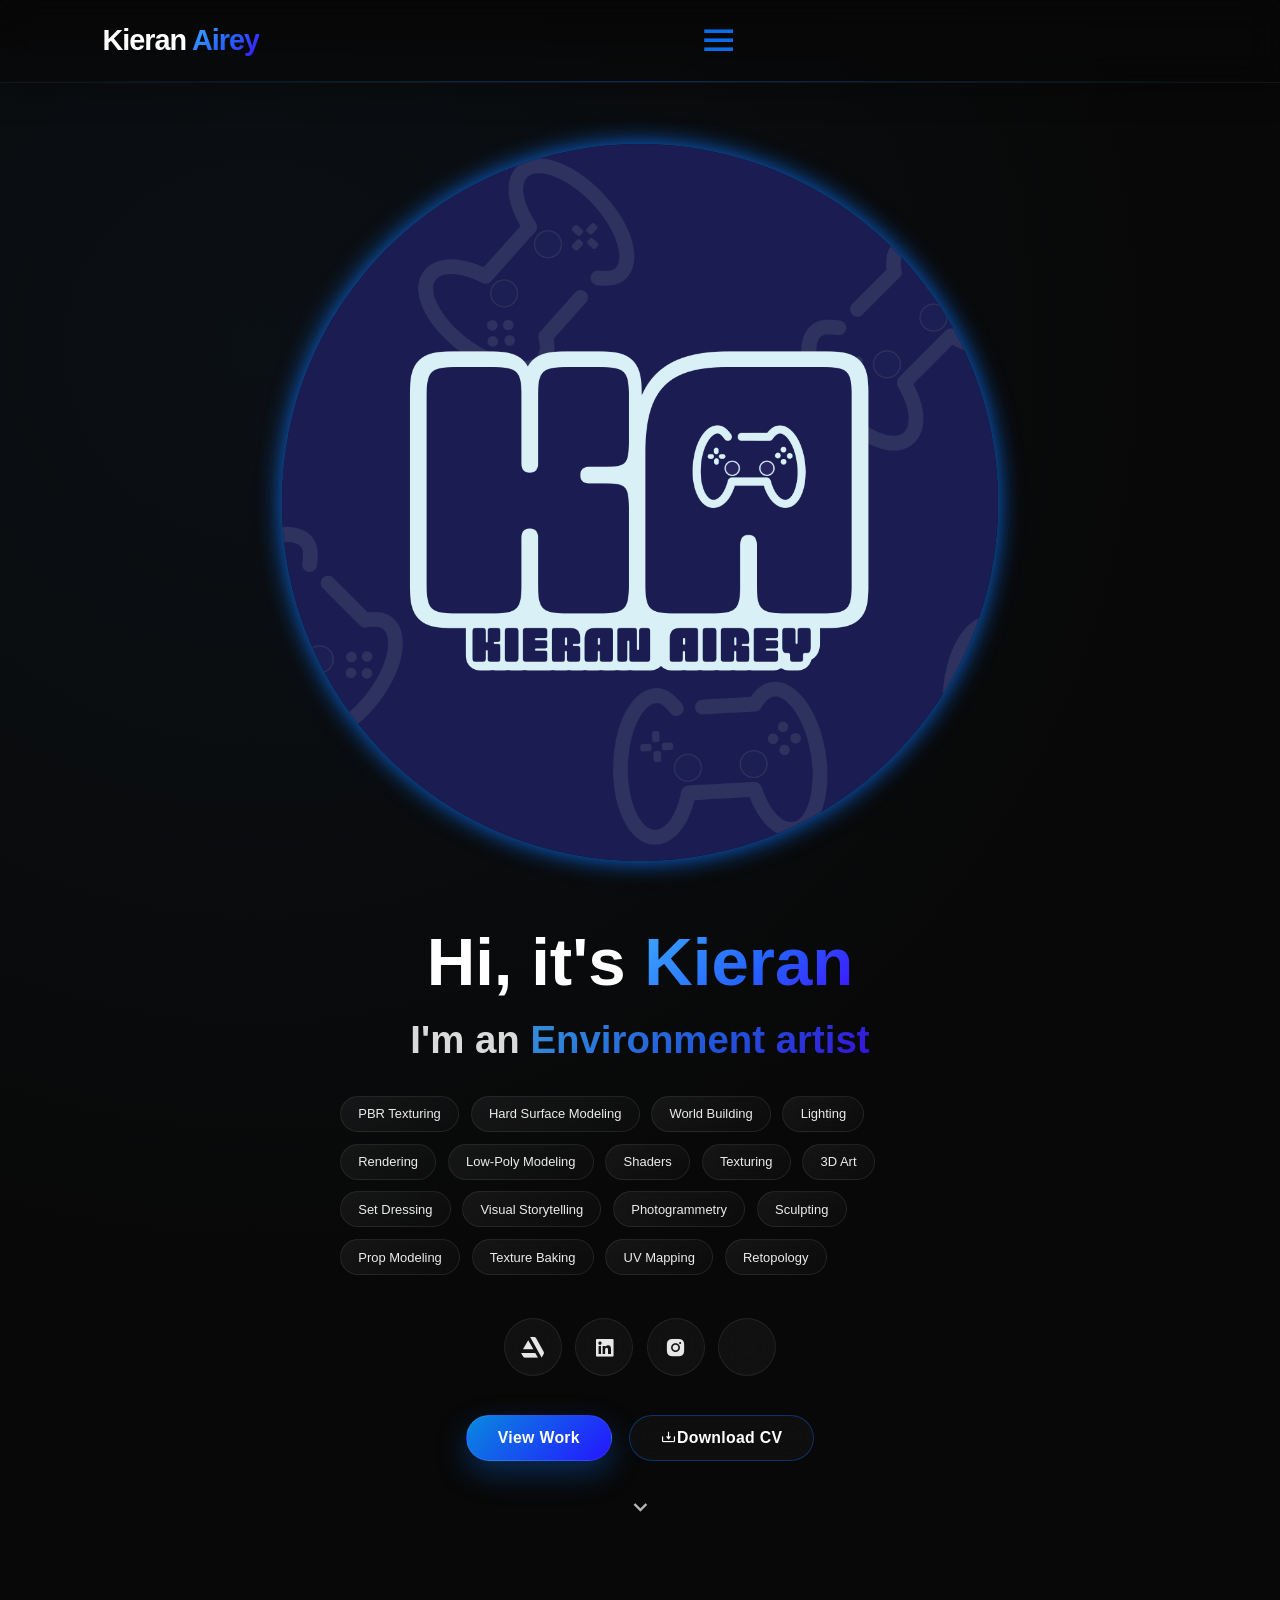
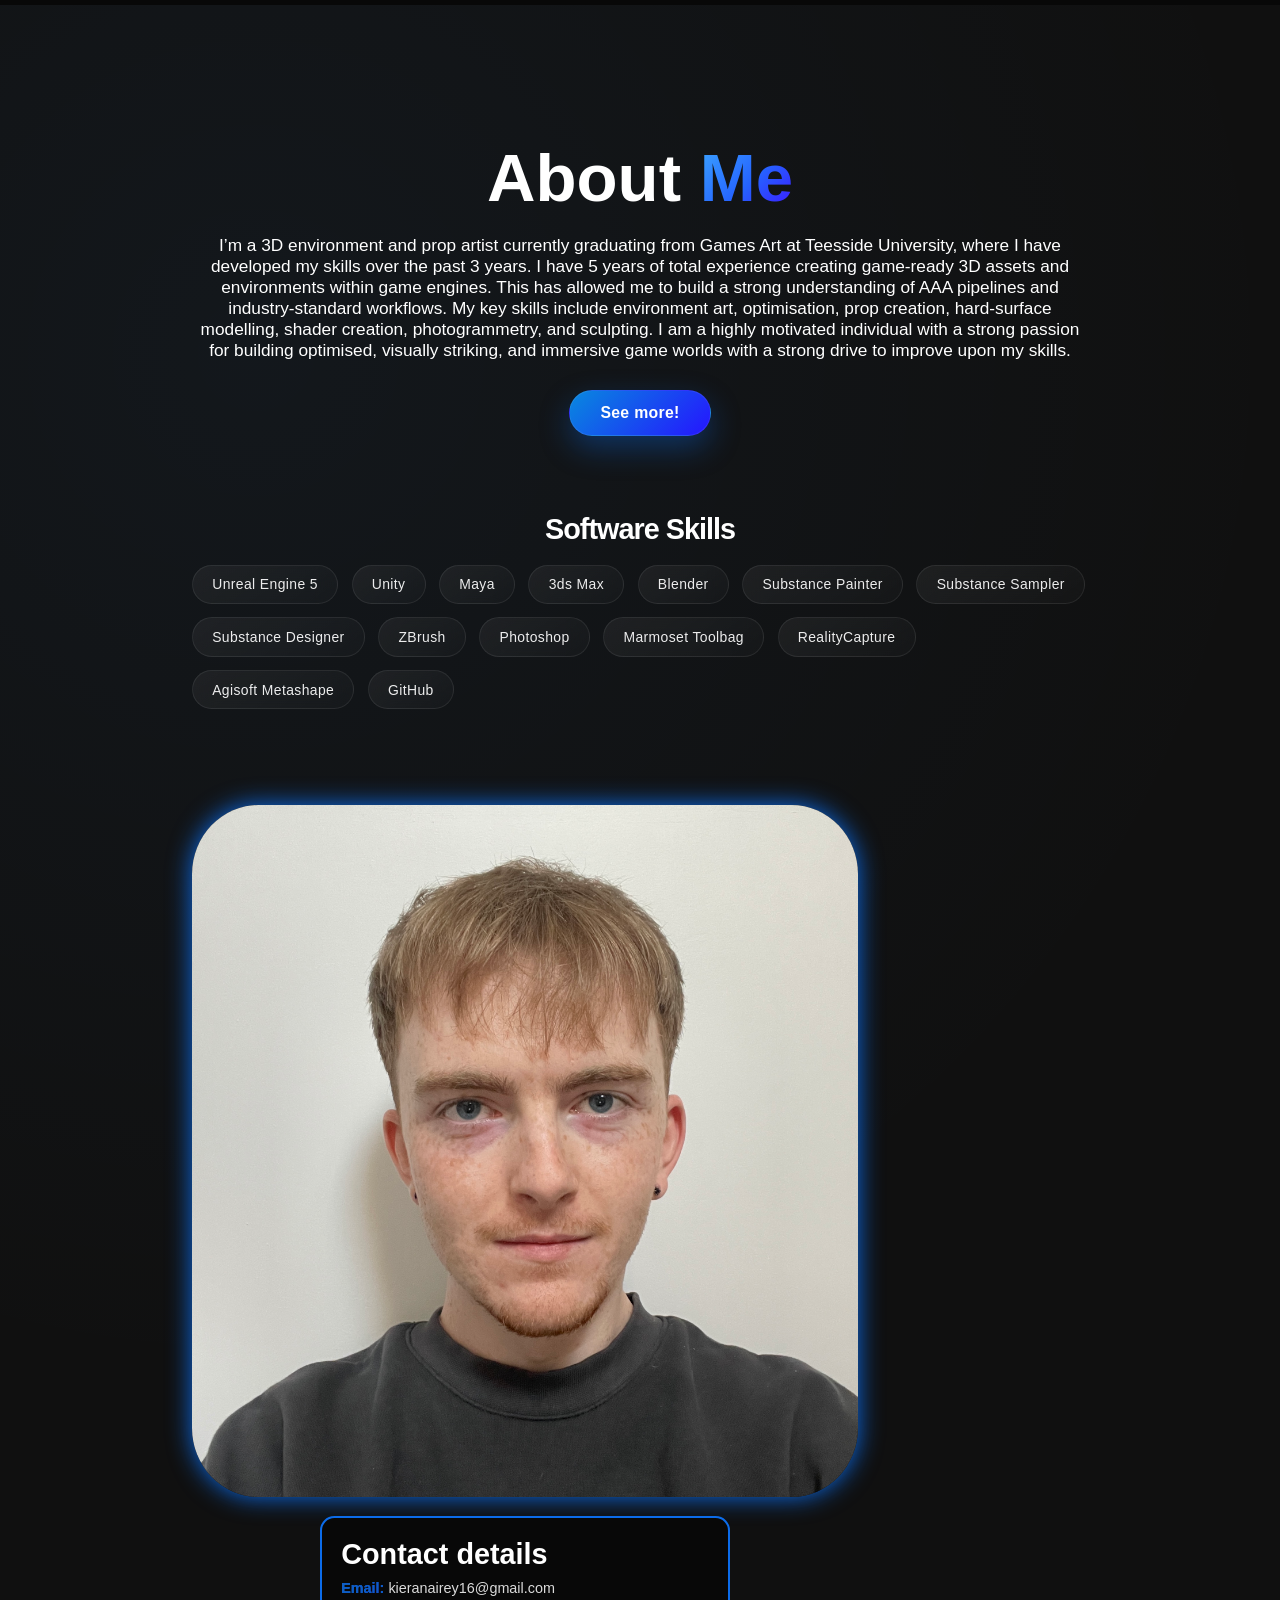
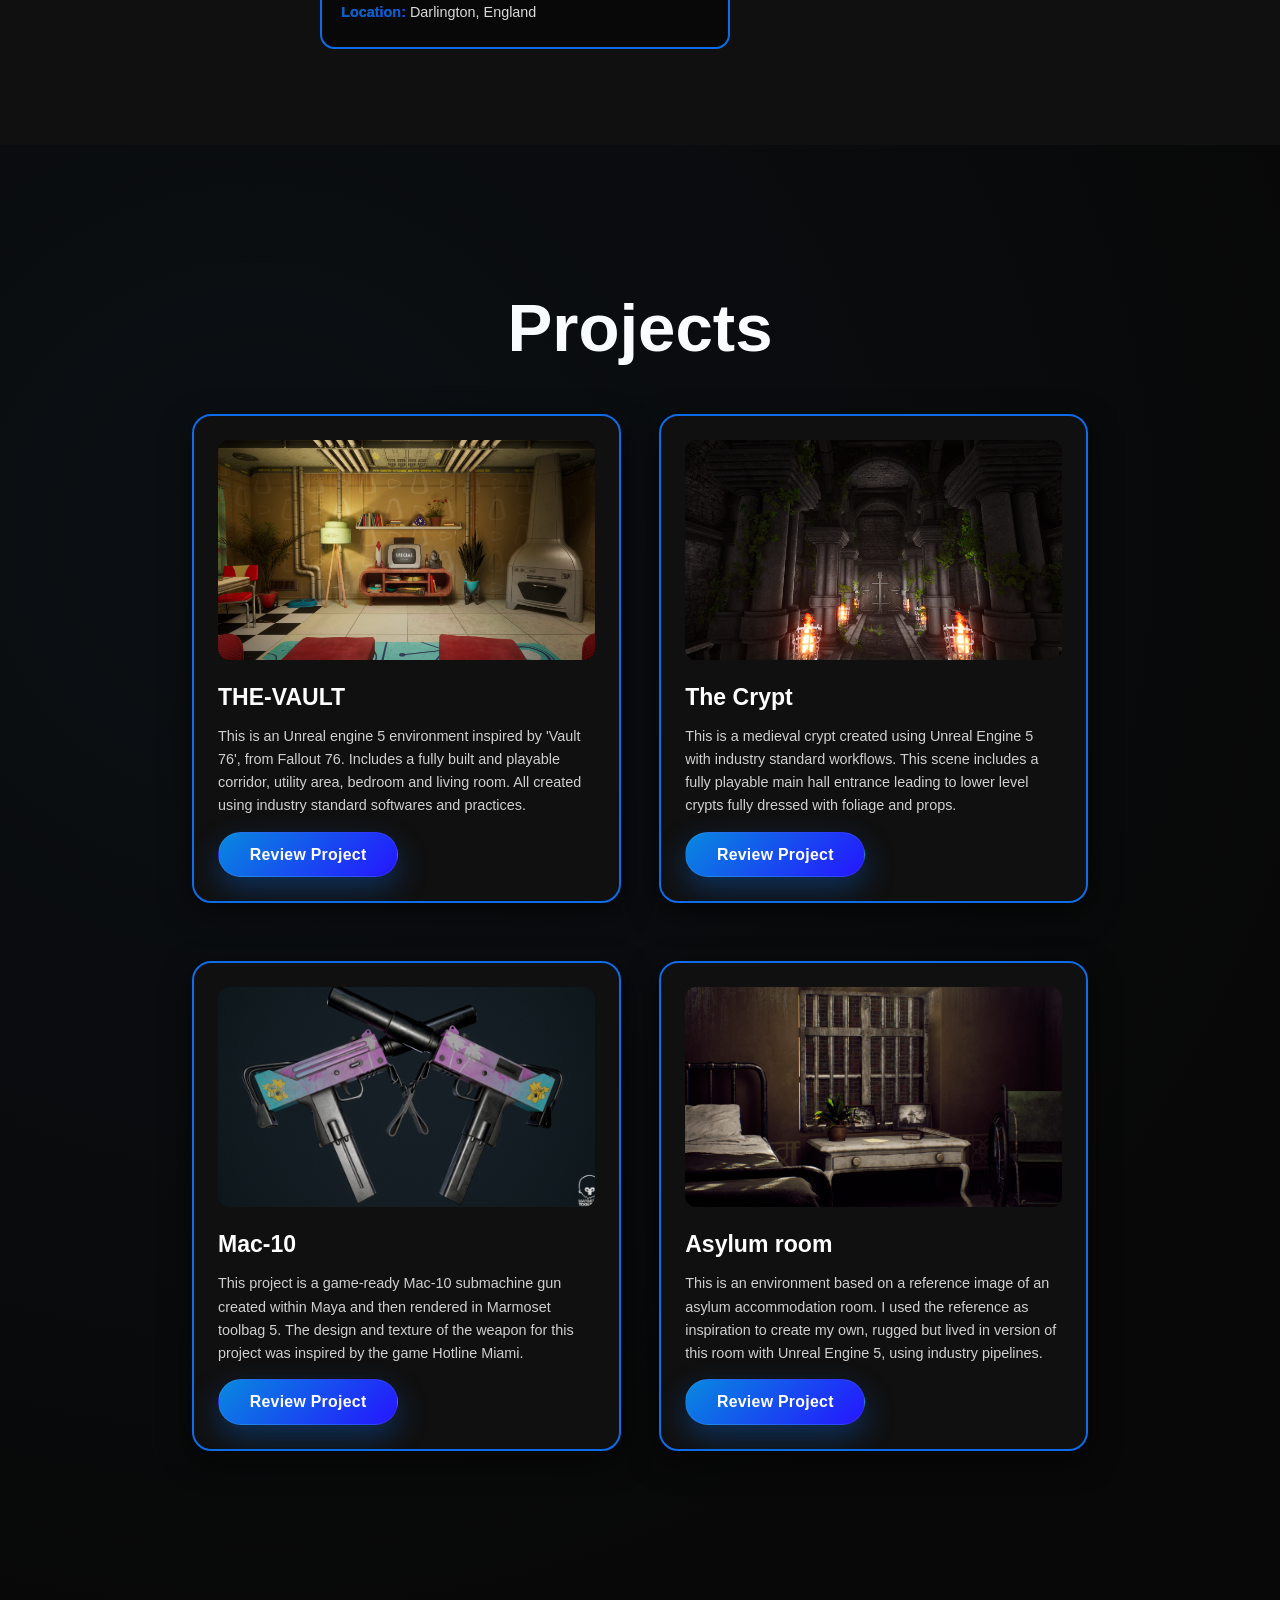
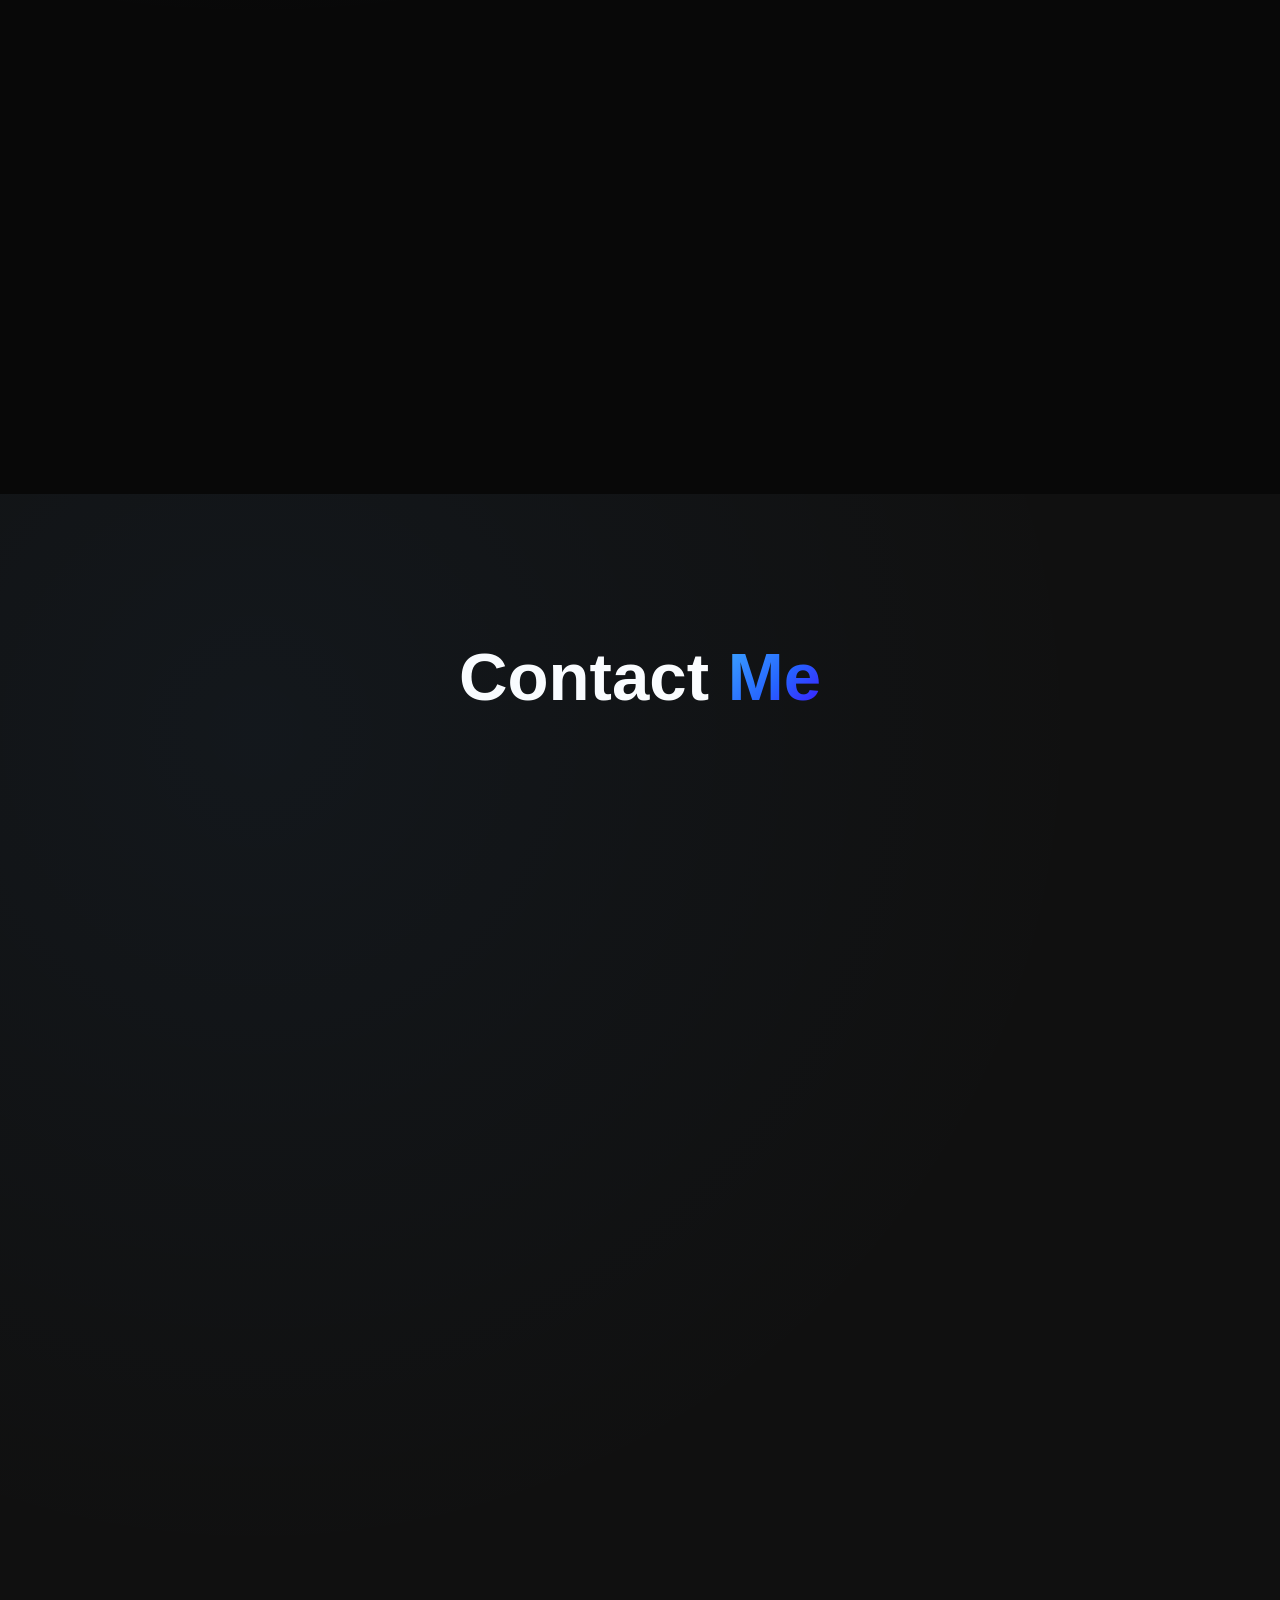
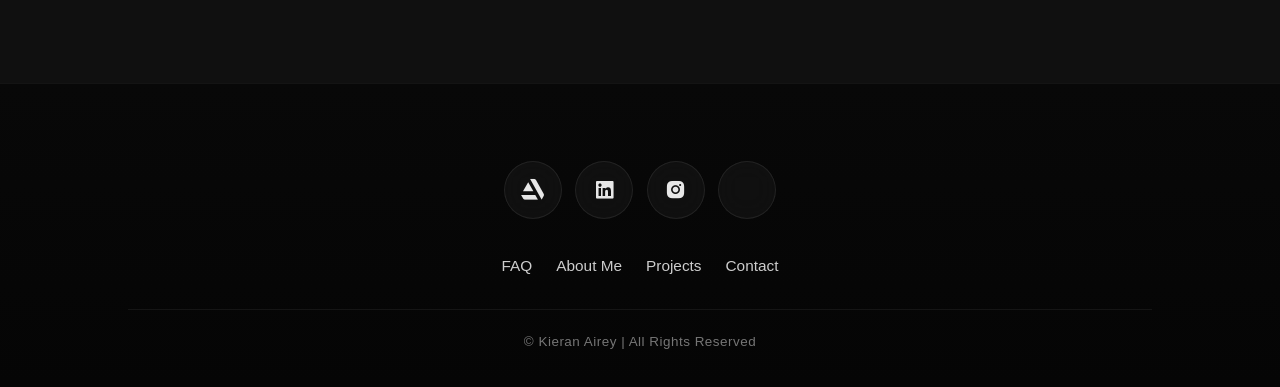
<file: index.html>
<!DOCTYPE html>
<html lang="en">
  <head>
    <meta charset="UTF-8" />
    <meta name="viewport" content="width=device-width, initial-scale=1.0" />
    <title>Kieran Airey Portfolio</title>
    <link rel="stylesheet" href="./Style.CSS" />
    <link
      href="https://unpkg.com/boxicons@2.1.4/css/boxicons.min.css"rel="stylesheet"/>
      <link rel="stylesheet" href="https://cdnjs.cloudflare.com/ajax/libs/font-awesome/6.5.0/css/all.min.css">
      <link href='https://cdn.boxicons.com/3.0.8/fonts/brands/boxicons-brands.min.css' rel='stylesheet'>
  </head>
<body>

<header class="header">

<a href="#home" class="logo">
    Kieran <span>Airey</span>
 </a>

 <i class="bx bx-menu" id="menu-icon"></i>

 <nav class="navbar">
 <a href="#home">Home</a>
 <a href="#about">About</a>
 <a href="#projects">Projects</a>
 <a href="#contact">Contact</a>
 </nav>

<a href="#contact">
 <button class="gradient-btn">Contact Me</button>
 </a>

</header>

<section class="home" id="home">
    <div class="home-content reveal">
        <h1>Hi, it's <span>Kieran</span></h1>
        <h3>
            I'm an <span>Environment artist</span>
        </h3>
        <div class="home-skills">

    <span>PBR Texturing</span>
    <span>Hard Surface Modeling</span>
    <span>World Building</span>
    <span>Lighting</span>
    <span>Rendering</span>
    <span>Low-Poly Modeling</span>
    <span>Shaders</span>
    <span>Texturing</span>
    <span>3D Art</span>
    <span>Set Dressing</span>
    <span>Visual Storytelling</span>
    <span>Photogrammetry</span>
    <span>Sculpting</span>
    <span>Prop Modeling</span>
    <span>Texture Baking</span>
    <span>UV Mapping</span>
    <span>Retopology</span>

</div>
        <div class="social-icons">

            <a href="https://www.artstation.com/kieran_airey" target="_blank">
         <i class="fa-brands fa-artstation"></i>
            </a>

            <a href="https://www.linkedin.com/in/kieran-airey-09a539220/" target="_blank">
                <i class="bx bxl-linkedin-square"></i>
            </a>

            <a href="https://www.instagram.com/kieran_a15/" target="_blank">
                <i class="bx bxl-instagram-alt"></i>
            </a>

            <a href="https://discord.com/users/1091140108876525568" target="_blank">
                <i class='bxl bx-discord-alt'></i>
            </a>

        </div>

        <div class="btn-group">

    </a>
    <a href="#projects" class="btn">
        View Work
    </a>
    <a href="Kieran Airey - CV.pdf" download class="btn cv-btn">
        <i class='bx bx-download'></i>
        Download CV
    </a>
</div>
    </div>

    <div class="home-img reveal">
        <img src="KA_Logo_04.png" alt="Kieran Airey profile image">
    </div>

      <div class="scroll-indicator">
    <i class='bx bx-chevron-down'></i>
  </div>
    
</section>

<section class="about" id="about">

    <div class="about-img reveal">
        <img src="Profile_Me.jpeg" alt="">

        <div class="about-contact-info">
            <h3>Contact details</h3>

            <p><span>Email:</span> 
                <a href="mailto:kieranairey16@gmail.com">kieranairey16@gmail.com</a>
            </p>

            <p><span>Location:</span> Darlington, England</p>
        </div>
    </div>

    <div class="about-content reveal">
        <h2>About <span>Me</span></h2>

<p>
    I’m a 3D environment and prop artist currently graduating from Games Art at Teesside University, where I have developed my skills over the past 3 years. I have 5 years of total experience creating game-ready 3D assets and environments within game engines. This has allowed me to build a strong understanding of AAA pipelines and industry-standard workflows.

My key skills include environment art, optimisation, prop creation, hard-surface modelling, shader creation, photogrammetry, and sculpting. I am a highly motivated individual with a strong passion for building optimised, visually striking, and immersive game worlds with a strong drive to improve upon my skills.
</p>

        <a href="#projects" class="btn">See more!</a>
        <div class="software-skills">

    <h3>Software Skills</h3>

    <div class="software-grid">

        <span>Unreal Engine 5</span>
        <span>Unity</span>
        <span>Maya</span>
        <span>3ds Max</span>
        <span>Blender</span>
        <span>Substance Painter</span>
        <span>Substance Sampler</span>
        <span>Substance Designer</span>
        <span>ZBrush</span>
        <span>Photoshop</span>
        <span>Marmoset Toolbag</span>
        <span>RealityCapture</span>
        <span>Agisoft Metashape</span>
        <span>GitHub</span>


    </div>

</div>
    </div>
    
</section>

<section class="projects" id="projects">

    <h2 class="heading">Projects</h2>

    <div class="projects-box">

        <div class="project-card reveal">
            <img src="Fallout.png" alt="">

            <h3>THE-VAULT</h3>
            <p>This is an Unreal engine 5 environment inspired by 'Vault 76', from Fallout 76. Includes a fully built and playable corridor, utility area, bedroom and living room. All created using industry standard softwares and practices.</p>
            <a href="THE-VAULT.html" class="btn">Review Project</a>
        </div>

        <div class="project-card reveal">
            <img src="Crypt.png" alt="">

            <h3>The Crypt</h3>
            <p>This is a medieval crypt created using Unreal Engine 5 with industry standard workflows. This scene includes a fully playable main hall entrance leading to lower level crypts fully dressed with foliage and props.</p>
            <a href="TheCrypt.html" class="btn">Review Project</a>
        </div>

        <div class="project-card reveal">
            <img src="P3 Images/Thumbnail.jpg" alt="">

            <h3>Mac-10</h3>
            <p>This project is a game-ready Mac-10 submachine gun created within Maya and then rendered in Marmoset toolbag 5. The design and texture of the weapon for this project was inspired by the game Hotline Miami.</p>
            <a href="Mac-10.html" class="btn">Review Project</a>
        </div>

        <div class="project-card reveal">
            <img src="P4 Images/Window_Thumbnail.png" alt="">

            <h3>Asylum room</h3>
            <p>This is an environment based on a reference image of an asylum accommodation room. I used the reference as inspiration to create my own, rugged but lived in version of this room with Unreal Engine 5, using industry pipelines.</p>
            <a href="Asylumroom.html" class="btn">Review Project</a>
        </div>

        <div class="project-card reveal">
            <img src="P5 Images/Front.jpg" alt="">

            <h3>TKI-20 Shingen</h3>
            <p>For this project, I created a game-ready weapon asset from Cyberpunk 2077. I replicated the look of the Arasaka TKI-20 Shingen, weapon crate alongside a knife and suppressor attachment for the gun in the final renders.</p>
            <a href="TKI-20Shingen.html" class="btn">Review Project</a>
        </div>

        <div class="project-card reveal">


            <h3>---------Coming soon---------</h3>
        </div>
    </div>
</section>

<section class="contact" id="contact">
    <h2 class="heading">Contact <span>Me</span></h2>

    <form class="reveal" action="https://formspree.io/f/mbdwlbaw" method="POST">

        <div class="input-group">

            <div class="input-box">
                 <input type="text" name="name" placeholder="Full Name" required>
                <input type="email" name="email" placeholder="Email" required>
            </div>

            <div class="input-box">
                 <input type="text" name="phone" placeholder="Phone Number">
                <input type="text" name="subject" placeholder="Subject">
            </div>
        </div>

        <div class="input-group-2">
            <textarea name="message" placeholder="Your Message" cols="30" rows="10" required></textarea>
            <input type="submit" value="Send Message" class="btn">
        </div>

    </form>

    
</section>

<footer class="footer ">
    <div class="social-icons">
           <a href="https://www.artstation.com/kieran_airey" target="_blank">
         <i class="fa-brands fa-artstation"></i>
            </a>

            <a href="https://www.linkedin.com/in/kieran-airey-09a539220/" target="_blank">
                <i class="bx bxl-linkedin-square"></i>
            </a>

            <a href="https://www.instagram.com/kieran_a15/" target="_blank">
                <i class="bx bxl-instagram-alt"></i>
            </a>

            <a href="https://discord.com/users/1091140108876525568" target="_blank">
                <i class='bxl bx-discord-alt'></i>
            </a>
        </div>

        <ul class="list">
            <li>
                <a href="#contact">FAQ</a>
            </li>

            <li>
                <a href="#about">About Me</a>
            </li>

            <li>
                <a href="#projects">Projects</a>
            </li>

            <li>
                <a href="#contact">Contact</a>
            </li>
        </ul>

        <p class="copyright">
            © Kieran Airey | All Rights Reserved
        </p>
</footer>


    <script src="./Script.js"></script>




</body>
</html>
</file>
<file: Style.CSS>
* {
  margin: 0;
  padding: 0;
  box-sizing: border-box;
  text-decoration: none;
  scroll-behavior: smooth;
  font-family: Verdana, Geneva, Tahoma, sans-serif;
}
:root {
  --bg-color: #080808;
  --second-bg-color: #101010;
  --text-color: white;
  --main-color: #0c6cea;
  --z-header: 1000;
  --z-lightbox: 9999;
}
html {
  font-size: 60%;
  overflow-x: hidden;
}
body{
  background: var(--bg-color);
  color: var(--text-color);
}
body.lightbox-open{
  overflow: hidden;
}
/* HEADER */
.header{
  position: fixed;
  top: 0;
  left: 0;
  width: 100%;
  padding: 2rem 8%;
  display: flex;
  justify-content: space-between;
  align-items: center;
  z-index: var(--z-header);
  background:
    rgba(8,8,8,0.45);
  backdrop-filter: blur(18px);
  -webkit-backdrop-filter: blur(18px);
  border-bottom:
    1px solid rgba(255,255,255,0.05);
  box-shadow:
    0 10px 30px rgba(0,0,0,0.25);
  animation:
    headerFade 1s ease forwards;
  transition:
    background 0.3s ease,
    padding 0.3s ease,
    box-shadow 0.3s ease;
}
/* subtle glow line */
.header::before{
  content: "";
  position: absolute;
  bottom: 0;
  left: 0;
  width: 100%;
  height: 1px;
  background:
    linear-gradient(
      90deg,
      transparent,
      rgba(12,108,234,0.45),
      transparent
    );
  opacity: 0.8;
}
/* HEADER ANIMATION */
@keyframes headerFade{
  from{
    opacity: 0;
    transform: translateY(-25px);
  }

  to{
    opacity: 1;
    transform: translateY(0);
  }

}
/* MENU ICON */
#menu-icon{
  display: none;
  font-size: 4.5rem;
  color: var(--main-color);
  cursor: pointer;
  transition:
    transform 0.3s ease,
    color 0.3s ease;
}
#menu-icon:hover{
  transform: scale(1.08);
  color: white;
}
/* LOGO */
.logo{
  position: relative;
  font-size: 3rem;
  font-weight: 800;
  letter-spacing: -1px;
  color: var(--text-color);
  transition:
    transform 0.35s ease,
    opacity 0.35s ease;
}
.logo:hover{
  transform:
    translateY(-2px)
    scale(1.02);

  opacity: 0.95;
}
/* subtle glow */
.logo::after{
  content: "";
  position: absolute;
  left: 0;
  bottom: -6px;
  width: 0%;
  height: 2px;
  border-radius: 999px;
  background:
    linear-gradient(
      90deg,
      #0889df,
      #2515ff
    );

  transition: width 0.35s ease;
}
.logo:hover::after{
  width: 100%;
}
/* GRADIENT TEXT */
span{
  background:
    linear-gradient(
      135deg,
      #3da9ff 0%,
      #2563ff 55%,
      #3e13ff 100%
    );

  -webkit-background-clip: text;
  background-clip: text;
  color: transparent;
}
.navbar a{
  font-size: 1.8rem;
  color: var(--text-color);
  margin-left: 4rem;
  font-weight: 500;
  transition: 0.3s ease-in-out;
  border-bottom: 3px solid transparent;
}
.navbar a:hover{
  color: var(--main-color);
  border-bottom: 3px solid var(--main-color);
}
.gradient-btn{
  font-size: 1.8rem;
  padding: 1rem 2rem;
  border-radius: 3rem;
  background: linear-gradient(
    270deg,
    #0889df 10%,
    #2515ff 100%
  );
  letter-spacing: 1px;
  cursor: pointer;
  transition: 0.3s ease-in-out;
  color: white;
  border: none;
  text-wrap: nowrap;
}
.gradient-btn:hover{
  transform: scale(1.05);
}

section{
  position: relative;
  min-height: 100vh;
  padding: 10rem 15%;
}
section::before{
  content: "";
  position: absolute;
  inset: 0;
  background: radial-gradient(circle at 20% 20%, rgba(77,163,255,0.05), transparent 60%);
  pointer-events: none;
}
.home{
  display: flex;
  align-items: center;
  justify-content: center;
  gap: 8rem;
}
.home-content{
  display: flex;
  flex-direction: column;
  align-items: flex-start;
  text-align: left;
  max-width: 600px;
}
.home-content h1{
  font-size: clamp(3.5rem, 6vw, 7rem);
  font-weight: 700;
  margin-top: 1.5rem;
  margin-bottom: 1rem;
  line-height: 1.1;
}
.home-content h3{
  margin-bottom: 2rem;
  opacity: 0.85;
  margin: 1rem 0;
  font-size: clamp(2rem, 3vw, 4rem);
}
.home-content p{
  font-size: 1.5rem;
  font-weight: 500;
  line-height: 1.8;
  max-width: 560px;
  margin-bottom: 3rem;
}
.home-img img{
  width: 32vw;
  border-radius: 50%;
  box-shadow: 0 0 25px var(--main-color);
  transition: 0.4s ease-in-out;
}
.home-img img:hover{
  transform: scale(1.05);
  box-shadow: 0 0 25px var(--main-color),
              0 0 50px var(--main-color),
              0 0 25px var(--main-color);
}
/* HOME SKILLS */
.home-skills{
  display: flex;
  flex-wrap: wrap;
  gap: 1.2rem;
  margin: 2.5rem 0 3.5rem;
  max-width: 700px;
}
/* TAGS */
.home-skills span{
  position: relative;
  padding: 1rem 1.8rem;
  font-size: 1.35rem;
  font-weight: 500;
  color: rgba(255,255,255,0.92);
  border-radius: 999px;
  background:
    linear-gradient(
      145deg,
      rgba(255,255,255,0.06),
      rgba(255,255,255,0.02)
    );
  border: 1px solid rgba(255,255,255,0.08);
  backdrop-filter: blur(12px);
  overflow: hidden;
  transition:
    transform 0.3s ease,
    border-color 0.3s ease,
    box-shadow 0.3s ease,
    background 0.3s ease;
}
/* subtle animated glow */
.home-skills span::before{
  content: "";
  position: absolute;
  inset: 0;
  background:
    linear-gradient(
      90deg,
      transparent,
      rgba(12,108,234,0.15),
      transparent
    );
  opacity: 0;
  transition: opacity 0.3s ease;
}
/* HOVER */
.home-skills span:hover{
  transform:
    translateY(-4px)
    scale(1.03);
  border-color: rgba(12,108,234,0.6);
  background:
    linear-gradient(
      145deg,
      rgba(12,108,234,0.15),
      rgba(255,255,255,0.04)
    );
  box-shadow:
    0 0 15px rgba(12,108,234,0.25),
    0 0 35px rgba(12,108,234,0.15);
}
.home-skills span:hover::before{
  opacity: 1;
}
/* MOBILE */
@media(max-width:768px){
  .home-skills{
    justify-content: center;
  }
  .home-skills span{
    font-size: 1.25rem;
    padding: 0.9rem 1.5rem;
  }
}

/* SOCIAL ICONS */

.social-icons{
  display: flex;
  align-items: center;
  gap: 1.4rem;

  margin:
    1rem 0
    4rem;
}

.social-icons a{
  position: relative;

  display: inline-flex;
  justify-content: center;
  align-items: center;

  width: 58px;
  height: 58px;

  font-size: 2.4rem;

  color: rgba(255,255,255,0.9);

  border-radius: 50%;

  background:
    rgba(255,255,255,0.04);

  border:
    1px solid rgba(255,255,255,0.08);

  backdrop-filter: blur(12px);

  overflow: hidden;

  transition:
    transform 0.35s ease,
    background 0.35s ease,
    border-color 0.35s ease,
    box-shadow 0.35s ease,
    color 0.35s ease;
}

/* glow effect */

.social-icons a::before{
  content: "";

  position: absolute;
  inset: 0;

  background:
    linear-gradient(
      135deg,
      rgba(12,108,234,0.2),
      transparent
    );

  opacity: 0;

  transition: opacity 0.35s ease;
}

/* HOVER */

.social-icons a:hover{
  transform:
    translateY(-6px)
    scale(1.08);

  color: white;

  border-color:
    rgba(12,108,234,0.45);

  background:
    rgba(12,108,234,0.12);

  box-shadow:
    0 10px 30px rgba(12,108,234,0.25),
    0 0 20px rgba(12,108,234,0.18);
}

.social-icons a:hover::before{
  opacity: 1;
}

/* BUTTON GROUP */

.btn-group{
  display: flex;
  flex-wrap: wrap;
  gap: 1.8rem;
}

/* BASE BUTTON */

.btn{
  position: relative;

  display: inline-flex;
  align-items: center;
  justify-content: center;

  padding:
    1.35rem
    3.2rem;

  border-radius: 999px;

  font-size: 1.65rem;
  font-weight: 600;
  letter-spacing: 0.3px;

  color: white;

  overflow: hidden;

  background:
    linear-gradient(
      135deg,
      #0889df,
      #2515ff
    );

  border:
    1px solid rgba(255,255,255,0.08);

  box-shadow:
    0 12px 30px rgba(12,108,234,0.35);

  transition:
    transform 0.35s ease,
    box-shadow 0.35s ease,
    border-color 0.35s ease;
}

/* shine sweep */

.btn::before{
  content: "";

  position: absolute;
  top: 0;
  left: -120%;

  width: 100%;
  height: 100%;

  background:
    linear-gradient(
      120deg,
      transparent,
      rgba(255,255,255,0.28),
      transparent
    );

  transition: 0.7s ease;
}

/* HOVER */

.btn:hover{
  transform:
    translateY(-5px)
    scale(1.03);

  box-shadow:
    0 18px 40px rgba(12,108,234,0.45),
    0 0 25px rgba(12,108,234,0.3);
}

.btn:hover::before{
  left: 120%;
}

/* SECONDARY BUTTON */

.btn-group a:nth-of-type(2){
  background:
    rgba(255,255,255,0.03);

  color: white;

  border:
    1px solid rgba(12,108,234,0.4);

  box-shadow:
    none;

  backdrop-filter: blur(12px);
}

/* SECONDARY HOVER */

.btn-group a:nth-of-type(2):hover{
  background:
    rgba(12,108,234,0.12);

  border-color:
    rgba(12,108,234,0.75);

  color: white;

  box-shadow:
    0 10px 30px rgba(12,108,234,0.22);
}

/* MOBILE */

@media(max-width:768px){

  .btn-group{
    justify-content: center;
  }

  .btn{
    width: 100%;
    max-width: 280px;
  }

  .social-icons{
    justify-content: center;
  }

}

.about{
  display: flex;
  justify-content: center;
  align-items: flex-start;
  padding-top: 12rem;
  gap: 10rem;
  background: var(--second-bg-color);
}
.about-img img{
  width: 25vw;
  border-radius: 10%;
  box-shadow: 0 0 25px var(--main-color);
  transition: 0.4s ease-in-out;
}
.about-img{
  display: flex;
  flex-direction: column;
  align-items: center;
}
.about-img img:hover{
  box-shadow: 0 0 25px var(--main-color),
              0 0 50px var(--main-color),
              0 0 100px var(--main-color);
}
.about-content h2{
  font-size: 7rem;
  text-align: left;
}
.about-content p {
  max-width: 100%;
  font-size: 1.8rem;
}
.about-content .btn{
  margin: 3rem 0;
}

.about-contact-info {
  margin-top: 2rem;
  width: 100%;
  max-width: 32vw;
  text-align: left;
  padding: 2rem;
  border: 2px solid var(--main-color);
  border-radius: 1.5rem;
  background-color: var(--bg-color);
  box-shadow: 3 0 15px var(--main-color);
  transition: 0.3s ease-in-out;
}

/* subtle hover like your cards */
.about-contact-info:hover {
  box-shadow: 0 0 25px var(--main-color);
  transform: translateY(-3px);
}

/* heading */
.about-contact-info h3 {
  font-size: 3rem;
  margin-bottom: 1rem;
}

/* text */
.about-contact-info p {
  font-size: 1.5rem;
  margin: 0.8rem 0;
  opacity: 0.85;
}

/* labels (Email, Phone, etc.) */
.about-contact-info span {
  color: var(--main-color);
  font-weight: 600;
}

/* SOFTWARE SKILLS */

.software-skills{
  margin-top: 5rem;
}
.software-skills h3{
  font-size: 3rem;
  margin-bottom: 2rem;

  letter-spacing: -1px;
}
/* GRID */
.software-grid{
  display: flex;
  flex-wrap: wrap;
  gap: 1.4rem;
  align-items: center;
}
/* TAGS */
.software-grid span{
  position: relative;
  padding: 1.1rem 2rem;
  font-size: 1.45rem;
  font-weight: 500;
  letter-spacing: 0.4px;
  color: rgba(255,255,255,0.92);
  background:
    linear-gradient(
      145deg,
      rgba(255,255,255,0.06),
      rgba(255,255,255,0.02)
    );
  border: 1px solid rgba(255,255,255,0.08);
  border-radius: 999px;
  backdrop-filter: blur(12px);
  overflow: hidden;
  transition:
    transform 0.3s ease,
    border-color 0.3s ease,
    box-shadow 0.3s ease,
    background 0.3s ease;
  cursor: default;
}
/* subtle animated glow */
.software-grid span::before{
  content: "";
  position: absolute;
  inset: 0;
  background:
    linear-gradient(
      90deg,
      transparent,
      rgba(12,108,234,0.15),
      transparent
    );

  opacity: 0;
  transition: opacity 0.3s ease;
}

/* HOVER */
.software-grid span:hover{
  transform:
    translateY(-4px)
    scale(1.03);
  border-color: rgba(12,108,234,0.6);
  background:
    linear-gradient(
      145deg,
      rgba(12,108,234,0.15),
      rgba(255,255,255,0.04)
    );
  box-shadow:
    0 0 15px rgba(12,108,234,0.25),
    0 0 35px rgba(12,108,234,0.15);
}
.software-grid span:hover::before{
  opacity: 1;
}
/* MOBILE */
@media(max-width:768px){

  .software-skills h3{
    font-size: 2.5rem;
  }

  .software-grid{
    gap: 1rem;
  }

  .software-grid span{
    font-size: 1.3rem;
    padding: 1rem 1.6rem;
  }

}

/* links */
.about-contact-info a {
  color: var(--text-color);
  text-decoration: none;
  font-weight: 500;
  position: relative;
  display: inline-block;
  transition:
    color 0.3s ease,
    transform 0.3s ease,
    letter-spacing 0.3s ease;
}

.about-contact-info a::after {
  content: "";
  position: absolute;
  left: 0;
  bottom: -3px;
  width: 0;
  height: 2px;
  background: var(--main-color);
  transition: width 0.3s ease;
}

.about-contact-info a:hover {
  color: var(--main-color);
  transform: translateY(-2px);
  letter-spacing: 0.5px;
}

.about-contact-info a:hover::after {
  width: 100%;
}

/* Mobile Optimization */
@media (max-width: 768px) {
  .about-contact-info {
    display: flex;
    flex-direction: column;
    gap: 1rem;
    align-items: center;
    text-align: center;
  }

  .about-contact-info a {
    font-size: 1rem;
    padding: 0.4rem 0;
  }

  .about-contact-info a:hover {
    transform: none; /* smoother on mobile */
    letter-spacing: 0.2px;
  }
}

::-webkit-scrollbar{
  width: 8px;
}

::-webkit-scrollbar-thumb{
  background-color: var(--main-color);
}

::-webkit-scrollbar-track{
  background-color: var(--bg-color);
}

.heading{
  text-align: center;
  font-size: 7rem;
  margin: 5rem 0;
}

.projects{
  background-color: var(--bg-color);
}
.projects-box{
  display: grid;
  grid-template-columns: repeat(auto-fit, minmax(350px, 1fr));
  place-items: center;
  gap: 4rem;
  row-gap: 6rem;
}
.project-card{
  display: flex;
  flex-direction: column;
  align-items: flex-start;
  justify-content: center;
  text-align: left;
  background-color: var(--second-bg-color);
  border: 2px solid var(--main-color);
  border-radius: 2rem;
  gap: 1.5rem;
  padding: 2.5rem;
  overflow: hidden;
  cursor: pointer;
  backdrop-filter: blur(10px);
  box-shadow: 0 10px 30px rgba(0,0,0,0.6);
  transition: all 0.35s ease;
  position: relative;
  transition: transform 0.2s ease;
  height: 100%;
}
.project-card:active {
  transform: scale(0.98);
}
.project-card.reveal.active:hover{
  box-shadow: 0 0 25px var(--main-color),
              0 0 25px var(--main-color);
  transform:  translateY(-8px) scale(1.05);
}
.project-card img{
  width: 100%;
  height: 220px;
  border-radius: 1.2rem;
  object-fit: cover;
  transition: 0.4s ease;
  transform: translateZ(40px);
}
.project-card:hover img{
  transform: scale(1.05);
}
.project-card h3{
  font-size: 2.4rem;
  font-weight: 600;
  margin-top: 1rem;
}
.project-card p{
  font-size: 1.5rem;
  opacity: 0.8;
  line-height: 1.6;
}

.contact{
  background-color: var(--second-bg-color);
}
.contact h2{
  margin-bottom: 3rem;
  color: var(--text-color);
}
.contact form{
  display: flex;
  align-items: center;
  justify-content: center;
  gap: 3rem;
  margin: 5rem 0;
  text-align: center;
}
.contact form .input-box input,
.contact form textarea{
  width: 100%;
  padding: 2.5rem;
  font-size: 1.8rem;
  color: var(--text-color);
  background-color: var(--bg-color);
  border-radius: 2rem;
  border: 2px solid var(--main-color);
  margin: 1.5rem 0;
  resize: none;
}
.contact form .btn{
  padding: 1.5rem 4rem;
  font-size: 1.6rem;
  font-weight: 600;
  border-radius: 1rem;
  background: var(--main-color);
  color: #fff;
  border: none;
  cursor: pointer;
  transition: 0.3s ease;
}

.footer{
  position: relative;
  background:
    linear-gradient(
      to top,
      #050505,
      var(--bg-color)
    );
  padding: 7rem 10% 4rem;
  border-top: 1px solid rgba(255,255,255,0.06);
  overflow: hidden;
}
/* SOCIALS */
.footer .social-icons{
  display: flex;
  justify-content: center;
  align-items: center;
  flex-wrap: wrap;
  gap: 1.4rem;
  margin-bottom: 4rem;
}
/* NAVIGATION */
.footer ul{
  display: flex;
  justify-content: center;
  align-items: center;
  flex-wrap: wrap;
  gap: 2.5rem;
  list-style: none;
  margin-bottom: 3.5rem;
  padding: 0;
}
.footer ul li{
  margin: 0;
}
.footer ul li a{
  position: relative;
  color: rgba(255,255,255,0.8);
  font-size: 1.6rem;
  font-weight: 500;
  transition:
    color 0.3s ease,
    transform 0.3s ease;
}
/* animated underline */
.footer ul li a::after{
  content: "";
  position: absolute;
  left: 0;
  bottom: -6px;
  width: 0%;
  height: 2px;
  background: var(--main-color);
  transition: width 0.3s ease;
}
.footer ul li a:hover{
  color: white;
  transform: translateY(-2px);
}
.footer ul li a:hover::after{
  width: 100%;
}
/* COPYRIGHT */
.footer .copyright{
  text-align: center;
  font-size: 1.4rem;
  letter-spacing: 0.5px;
  color: rgba(255,255,255,0.45);
  border-top: 1px solid rgba(255,255,255,0.06);
  padding-top: 2.5rem;
}
/* MOBILE */
@media(max-width:768px){
  .footer{
    padding: 6rem 7% 3rem;
  }
  .footer ul{
    gap: 1.8rem;
  }
  .footer ul li a{
    font-size: 1.45rem;
  }
  .footer .copyright{
    font-size: 1.3rem;
    line-height: 1.6;
  }
}

@media(max-width:1285px){
  #menu-icon{
    display: block;
  }
  .navbar{
    backdrop-filter: blur(20px);
    opacity: 0;
    transform: translateY(-20px);
    pointer-events: none;
    transition: 0.3s ease;
    position: absolute;
    top: 100%;
    right: 0;
    width: 50%;
    padding: 1rem 3rem;
    background: rgba(0, 0, 0, 0.8);
    border-bottom-left-radius: 2rem;
    border-left: 2px solid var(--main-color);
    border-bottom: 2px solid var(--main-color);
    visibility: hidden;
  }
  .navbar a{
    transition: 0.2s ease;
    display: block;
    font-size: 2rem;
    margin: 3rem 0;
    color: var(--text-color);
  }
  .navbar a:hover{
  transform: translateX(5px);
}
  .navbar.active{
    opacity: 1;
    transform: translateY(0);
    pointer-events: auto;
    visibility: visible;
  }
  .gradient-btn{
    display: none;
  }
  .home{
    flex-direction: column-reverse;
    margin: 5rem 0;
    gap: 5rem;
  }
  .home-content{
    align-items: center;
    text-align: center;
  }
  .home-img img{
    width: 56vw;
  }
  .about{
    flex-direction: column-reverse;
    text-align: center;
  }
  .about h2{
    text-align: center;
    margin: 2rem 0;
  }
  .about img{
    width: 52vw;
  }
  .contact form{
    flex-direction: column;
  }
}

/* PAGE BASE */
.project-page {
  background: radial-gradient(circle at top, var(--second-bg-color), var(--bg-color));
  color: var(--text-color);
}


/* CENTERED CONTENT */
.container {
  max-width: 1250px;
  margin: 0 auto;
  padding: 40px 20px;
}

/* PROJECT INFO */
.project-info h1 {
  text-decoration: underline;
  font-size: 60px;
  margin-bottom: 10px;
  letter-spacing: -1px;
}

.project-info .author {
  font-size: 15px;
  color: var(--main-color);
  margin-bottom: 10px;
}

.project-info .description {
  color: var(--text-color);
  font-size: 16px;
  line-height: 1.8;
  max-width: 1300px;
}

/* MEDIA STACK (ArtStation style) */
.project-media {
  display: flex;
  flex-direction: column;
  gap: 40px;
  padding-bottom: 60px;
}

.project-media img {
  width: 100%;
  max-width: 1200px;
  margin: 0 auto;
  display: block;
  border-radius: 6px;
  box-shadow: 0 20px 50px rgba(0,0,0,0.7);
  transition: transform 0.3s ease, box-shadow 0.3s ease;
}

/* OPTIONAL: subtle hover polish */
.project-media img:hover {
  transform: scale(1.02);
  box-shadow: 0 10px 40px rgba(0,0,0,0.7),
              0 0 20px rgba(12,108,234,0.35);
  transition: 0.4s ease;
}
/* MEDIA BLOCK */
.media-block {
  max-width: 1200px;
  margin: 0 auto;
}

/* IMAGE */
.media-block img {
  width: 100%;
  display: block;
  border-radius: 12px;
}

/* CAPTION */
.caption {
  opacity: 75%;
  margin: 12px auto 0;
  color: var(--text-color);
  font-size: 14px;
  line-height: 1.5;
  text-align: center;
  max-width: 700px;
}
.video-wrapper {
  position: relative;
  width: 1920px;
  max-width: 1200px;
  margin: 0 auto;
  padding-top: 56.25%; /* 16:9 ratio */
}

.video-wrapper iframe {
  position: absolute;
  top: 0;
  left: 0;
  width: 100%;
  height: 100%;
  border-radius: 6px;
  box-shadow: 0 20px 50px rgba(0,0,0,0.7);
}
.video-wrapper iframe:hover{
  transform: scale(1.02);
  box-shadow: 0 10px 40px rgba(0,0,0,0.7),
              0 0 20px rgba(12,108,234,0.35);
  transition: 0.4s ease;
}

/* FADE IN ANIMATION */
.reveal {
  opacity: 0;
  transform: translateY(30px);
  transition: all 0.8s ease;
}

.reveal.active {
  opacity: 1;
  transform: translateY(0);
}

.lightbox {
  backdrop-filter: blur(10px);
  position: fixed;
  inset: 0;
  background: rgba(0,0,0,0.92);
  display: none;
  justify-content: center;
  align-items: center;
  z-index: var(--z-lightbox);
  cursor: zoom-out;
}

.lightbox img {
  max-width: 92%;
  max-height: 92%;
  border-radius: 12px;
  transform: scale(0.92);
  opacity: 0;
  transition: transform 0.35s ease, opacity 0.35s ease;
  box-shadow: 0 20px 60px rgba(0,0,0,0.8);
}

.lightbox.show img {
  transform: scale(1);
  opacity: 1;
}

/* NAV ARROWS */
.nav {
  position: absolute;
  font-size: 40px;
  color: white;
  cursor: pointer;
  user-select: none;
  padding: 20px;
  opacity: 0.6;
  transition: 0.2s;
}

.nav:hover {
  opacity: 1;
}

.prev {
  left: 10px;
}

.next {
  right: 10px;
}

.project-tools{
  display: flex;
  flex-wrap: wrap;
  gap: 1.4rem;
  margin-top: 4rem;
  align-items: center;
}

/* TAGS */

.project-tools span{
  position: relative;
  padding: 1.1rem 2rem;
  font-size: 1.45rem;
  font-weight: 500;
  letter-spacing: 0.4px;
  color: rgba(255,255,255,0.92);
  background:
    linear-gradient(
      145deg,
      rgba(255,255,255,0.06),
      rgba(255,255,255,0.02)
    );

  border: 1px solid rgba(255,255,255,0.08);
  border-radius: 999px;
  backdrop-filter: blur(12px);
  overflow: hidden;
  cursor: default;
  transition:
    transform 0.3s ease,
    border-color 0.3s ease,
    box-shadow 0.3s ease,
    background 0.3s ease;
}

/* subtle glow line */

.project-tools span::before{
  content: "";
  position: absolute;
  inset: 0;
  background:
    linear-gradient(
      90deg,
      transparent,
      rgba(12,108,234,0.15),
      transparent
    );
  opacity: 0;
  transition: opacity 0.3s ease;
}

/* HOVER */

.project-tools span:hover{
  transform:
    translateY(-4px)
    scale(1.03);
  border-color: rgba(12,108,234,0.6);
  background:
    linear-gradient(
      145deg,
      rgba(12,108,234,0.15),
      rgba(255,255,255,0.04)
    );
  box-shadow:
    0 0 15px rgba(12,108,234,0.25),
    0 0 35px rgba(12,108,234,0.15);
}

.project-tools span:hover::before{
  opacity: 1;
}

/* MOBILE */

@media(max-width:768px){

  .project-tools{
    gap: 1rem;
  }

  .project-tools span{
    font-size: 1.3rem;
    padding: 1rem 1.6rem
  }

}

/* HERO */

.project-hero{
  position: relative;
  height: 101vh;
  min-height: 720px;
  overflow: hidden;

  display: flex;
  align-items: flex-end;

  isolation: isolate;
}

/* SLIDER */

.hero-slider{
  position: absolute;
  inset: 0;

  width: 100%;
  height: 100%;
}

/* IMAGES */

.hero-slider img{
  position: absolute;
  inset: 0;

  width: 100%;
  height: 100%;

  object-fit: cover;

  opacity: 0;

  filter:
    brightness(90%)
    contrast(1.08)
    saturate(1.15);

  transform: scale(1.1);

  transition:
    opacity 1.5s ease,
    transform 8s ease;

  will-change: transform, opacity;
}

/* ACTIVE SLIDE */

.hero-slider img.active{
  opacity: 1;
  transform: scale(1.04);
}

/* MAIN DARK OVERLAY */

.project-hero::before{
  content: "";
  position: absolute;
  inset: 0;

  background:
    linear-gradient(
      to top,
      rgba(8,8,8,0.98) 8%,
      rgba(8,8,8,0.72) 35%,
      rgba(8,8,8,0.25) 70%,
      rgba(8,8,8,0.15) 100%
    );

  z-index: 1;
}

/* ATMOSPHERIC LIGHTING */

.project-hero::after{
  content: "";
  position: absolute;

  width: 900px;
  height: 900px;

  top: -320px;
  right: -220px;

  background:
    radial-gradient(
      circle,
      rgba(12,108,234,0.22),
      transparent 72%
    );

  filter: blur(20px);

  z-index: 1;
}

/* EXTRA VIGNETTE */

.hero-vignette{
  position: absolute;
  inset: 0;

  background:
    radial-gradient(
      circle at center,
      transparent 45%,
      rgba(0,0,0,0.45) 100%
    );

  z-index: 1;
}

/* CONTENT */

.hero-overlay{
  position: relative;
  z-index: 3;

  width: 100%;
  max-width: 1500px;

  padding: 0 6% 9rem;

  display: flex;
  flex-direction: column;
  align-items: flex-start;

  margin: 0 auto;

  animation: heroContentFade 1.2s ease forwards;
}

/* CONTENT ANIMATION */

@keyframes heroContentFade{
  from{
    opacity: 0;
    transform: translateY(40px);
  }

  to{
    opacity: 1;
    transform: translateY(0);
  }
}

/* TITLE */

.hero-overlay h1{
  font-size: 80px;
  font-weight: 900;

  line-height: 0.9;
  letter-spacing: -4px;

  margin-bottom: 2rem;

  color: white;

  text-shadow:
    0 10px 30px rgba(0,0,0,0.55);

  max-width: 900px;
}

/* SUBTEXT */

.hero-overlay p{
  font-size: clamp(1.8rem, 2vw, 2.5rem);

  font-weight: 400;
  line-height: 1.7;

  max-width: 960px;

  color: rgba(255,255,255,0.82);

  text-shadow:
    0 5px 20px rgba(0,0,0,0.5);
}

/* SCROLL INDICATOR */

.scroll-indicator{
  position: absolute;

  bottom: 35px;
  left: 50%;

  transform: translateX(-50%);

  z-index: 3;

  opacity: 0.7;

  animation: bounce 2s infinite;
}

.scroll-indicator i{
  font-size: 3rem;
  color: white;
}

@keyframes bounce{
  0%,100%{
    transform:
      translateX(-50%)
      translateY(0);
  }

  50%{
    transform:
      translateX(-50%)
      translateY(8px);
  }
}

/* MOBILE */

@media(max-width:768px){

  .project-hero{
    height: 72vh;
    min-height: 560px;
  }

  .hero-overlay{
    padding: 0 7% 7rem;
  }

  .hero-overlay h1{
    letter-spacing: -2px;
    line-height: 0.95;
  }

  .hero-overlay p{
    margin-top: 1rem;
    line-height: 1.6;
  }

  .scroll-indicator{
    bottom: 20px;
  }
}
</file>
